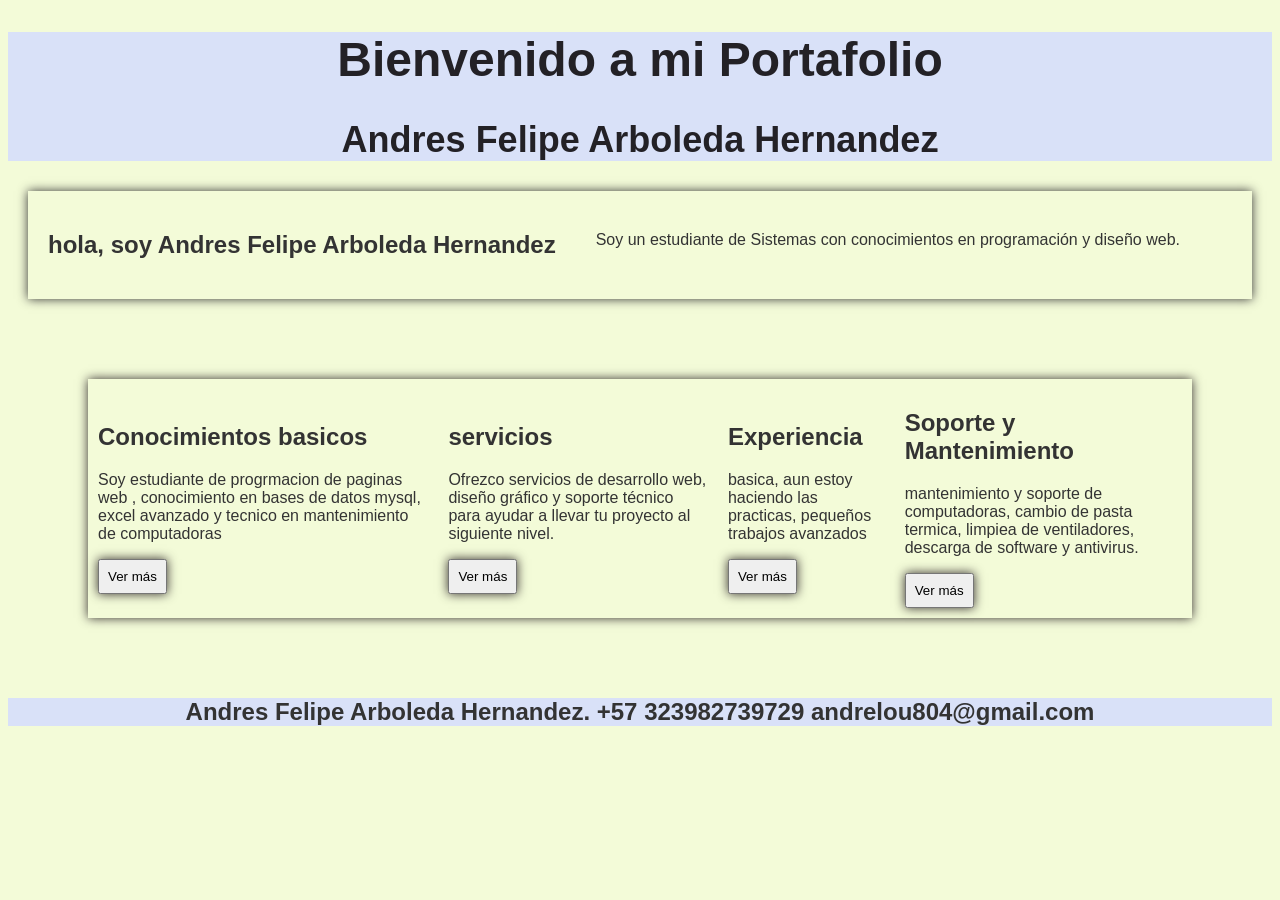
<file: portafolio_1/index.html>
<!DOCTYPE html>
<html lang="en">
<head>
    <meta charset="UTF-8">
    <meta name="viewport" content="width=device-width, initial-scale=1.0">
    <title>portafolio 1</title>
    <link rel="stylesheet" href="styles.css">

</head>
<body>

     <header>
        <h1 class="header-title">Bienvenido a mi Portafolio</h1>
        <h2>Andres Felipe Arboleda Hernandez</h2>
     </header>
   
    <section class="sobre-mi">
        <h1>hola, soy Andres Felipe Arboleda Hernandez</h1>
        <p class="parrafo-1">Soy un estudiante de Sistemas con conocimientos en programación y diseño web.</p>
    </section>
    
    <section class="card-container">
        <article class="card">
            <h2>Conocimientos basicos</h2>
            <p>Soy estudiante de progrmacion de paginas web , conocimiento en bases de datos mysql, excel avanzado y tecnico en mantenimiento de computadoras</p>
            <button>Ver más </button>
        </article>
        <article class="card" id="middle-card">
            <h2>servicios</h2>
            <p>Ofrezco servicios de desarrollo web, diseño gráfico y soporte técnico para ayudar a llevar tu proyecto al siguiente nivel.</p>
            <button>Ver más </button>
        </article>
        <article class="card">
            <h2>Experiencia</h2>
            <p>basica, aun estoy haciendo las practicas, pequeños trabajos avanzados</p>
            <button>Ver más </button>
        </article>
        <article class="card" id="middle-card">
            <h2>Soporte y Mantenimiento</h2>
            <p>mantenimiento y soporte de computadoras, cambio de pasta termica, limpiea de ventiladores, descarga de software y antivirus.</p>
            <button>Ver más </button>
        </article>


    </section>

    <footer>
        <p>Andres Felipe Arboleda Hernandez. +57 323982739729 andrelou804@gmail.com</p>
    </footer>




    
</body>
</html>
</file>
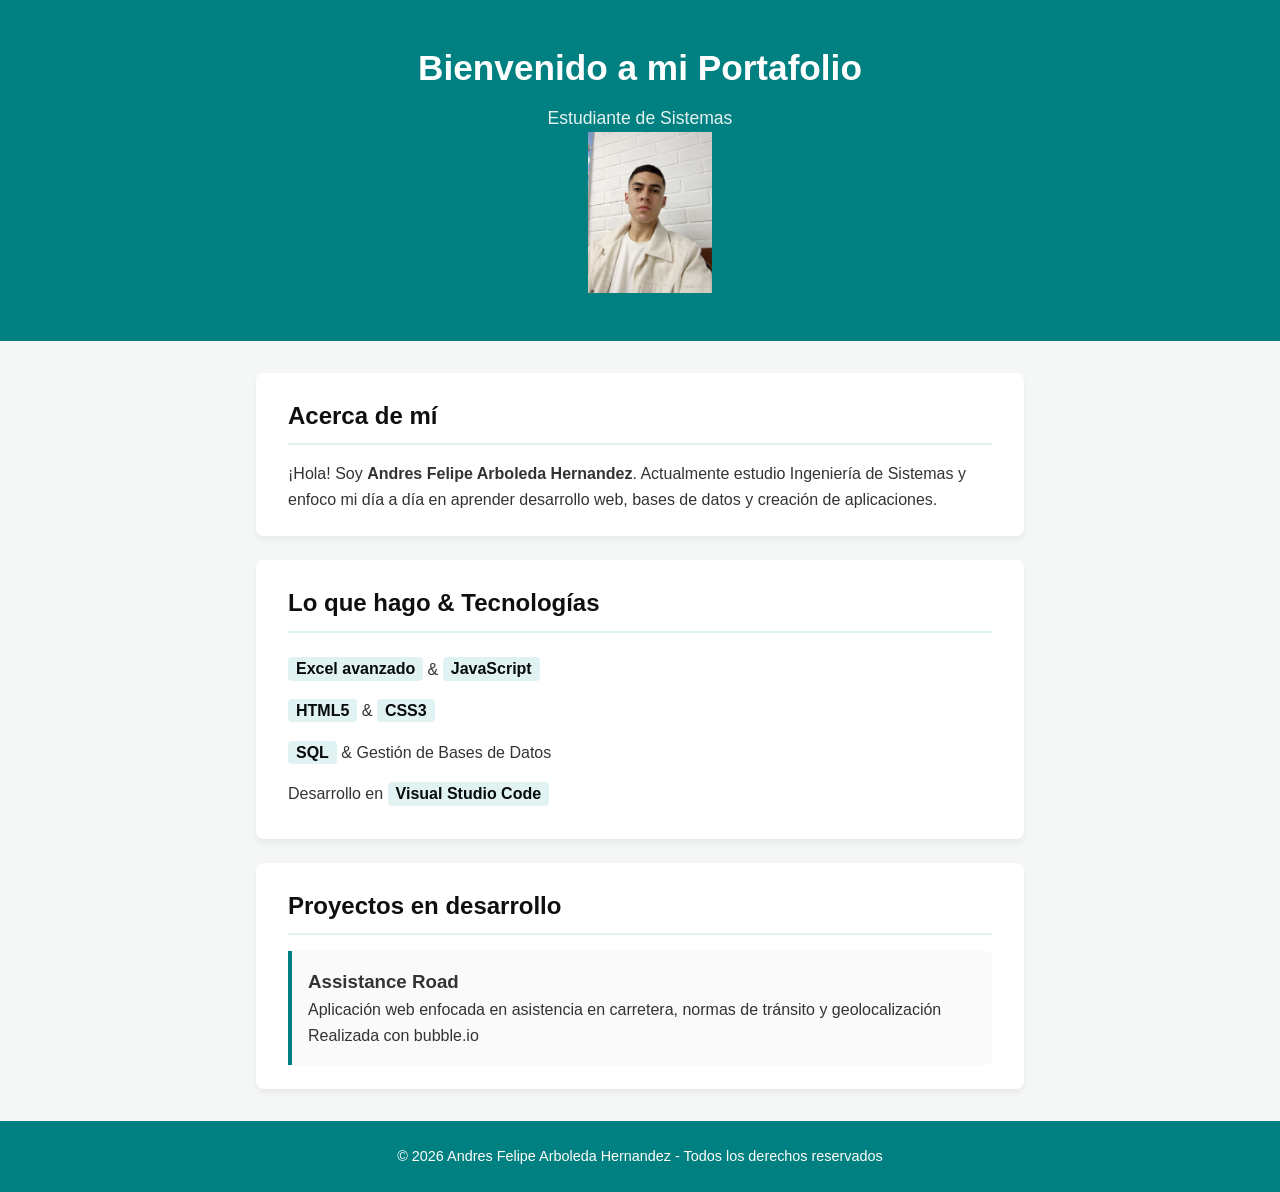
<file: portafolio_2/index.html>
<!DOCTYPE html>
<html lang="es">
<head>
    <meta charset="UTF-8">
    <meta name="viewport" content="width=device-width, initial-scale=1.0">
    <title>Portafolio | Andres Felipe Arboleda</title>
    <link rel="stylesheet" href="styles.css"> 
    </head>
<body>

    <header>
        <h1 class="header-title">Bienvenido a mi Portafolio</h1>
        <p class="subtitle">Estudiante de Sistemas</p>
        <img src="img/foto_unitecnica.jpg" alt="Foto de perfil" class="profile-image">

    </header>

    <main class="container">
        <section class="card">
            <h2>Acerca de mí</h2>
            <p>
                ¡Hola! Soy <strong>Andres Felipe Arboleda Hernandez</strong>. Actualmente estudio Ingeniería de Sistemas y enfoco mi día a día en aprender desarrollo web, bases de datos y creación de aplicaciones.
            </p>
        </section>

        <section class="card">
            <h2>Lo que hago & Tecnologías</h2>
            <ul class="skills-list">
                <li><span>Excel avanzado</span> & <span>JavaScript</span></li>
                <li><span>HTML5</span> & <span>CSS3</span></li>
                <li><span>SQL</span> & Gestión de Bases de Datos</li>
                <li>Desarrollo en <span>Visual Studio Code</span></li>
            </ul>
        </section>

        <section class="card">
            <h2>Proyectos en desarrollo</h2>
            <div class="project-card">
                <h3>Assistance Road</h3>
                <p>Aplicación web enfocada en asistencia en carretera, normas de tránsito y geolocalización Realizada con bubble.io</p>
            </div>
        </section>
    </main>


    <footer>
        <p>&copy; 2026 Andres Felipe Arboleda Hernandez - Todos los derechos reservados</p>
    </footer>

</body>
</html>
</file>
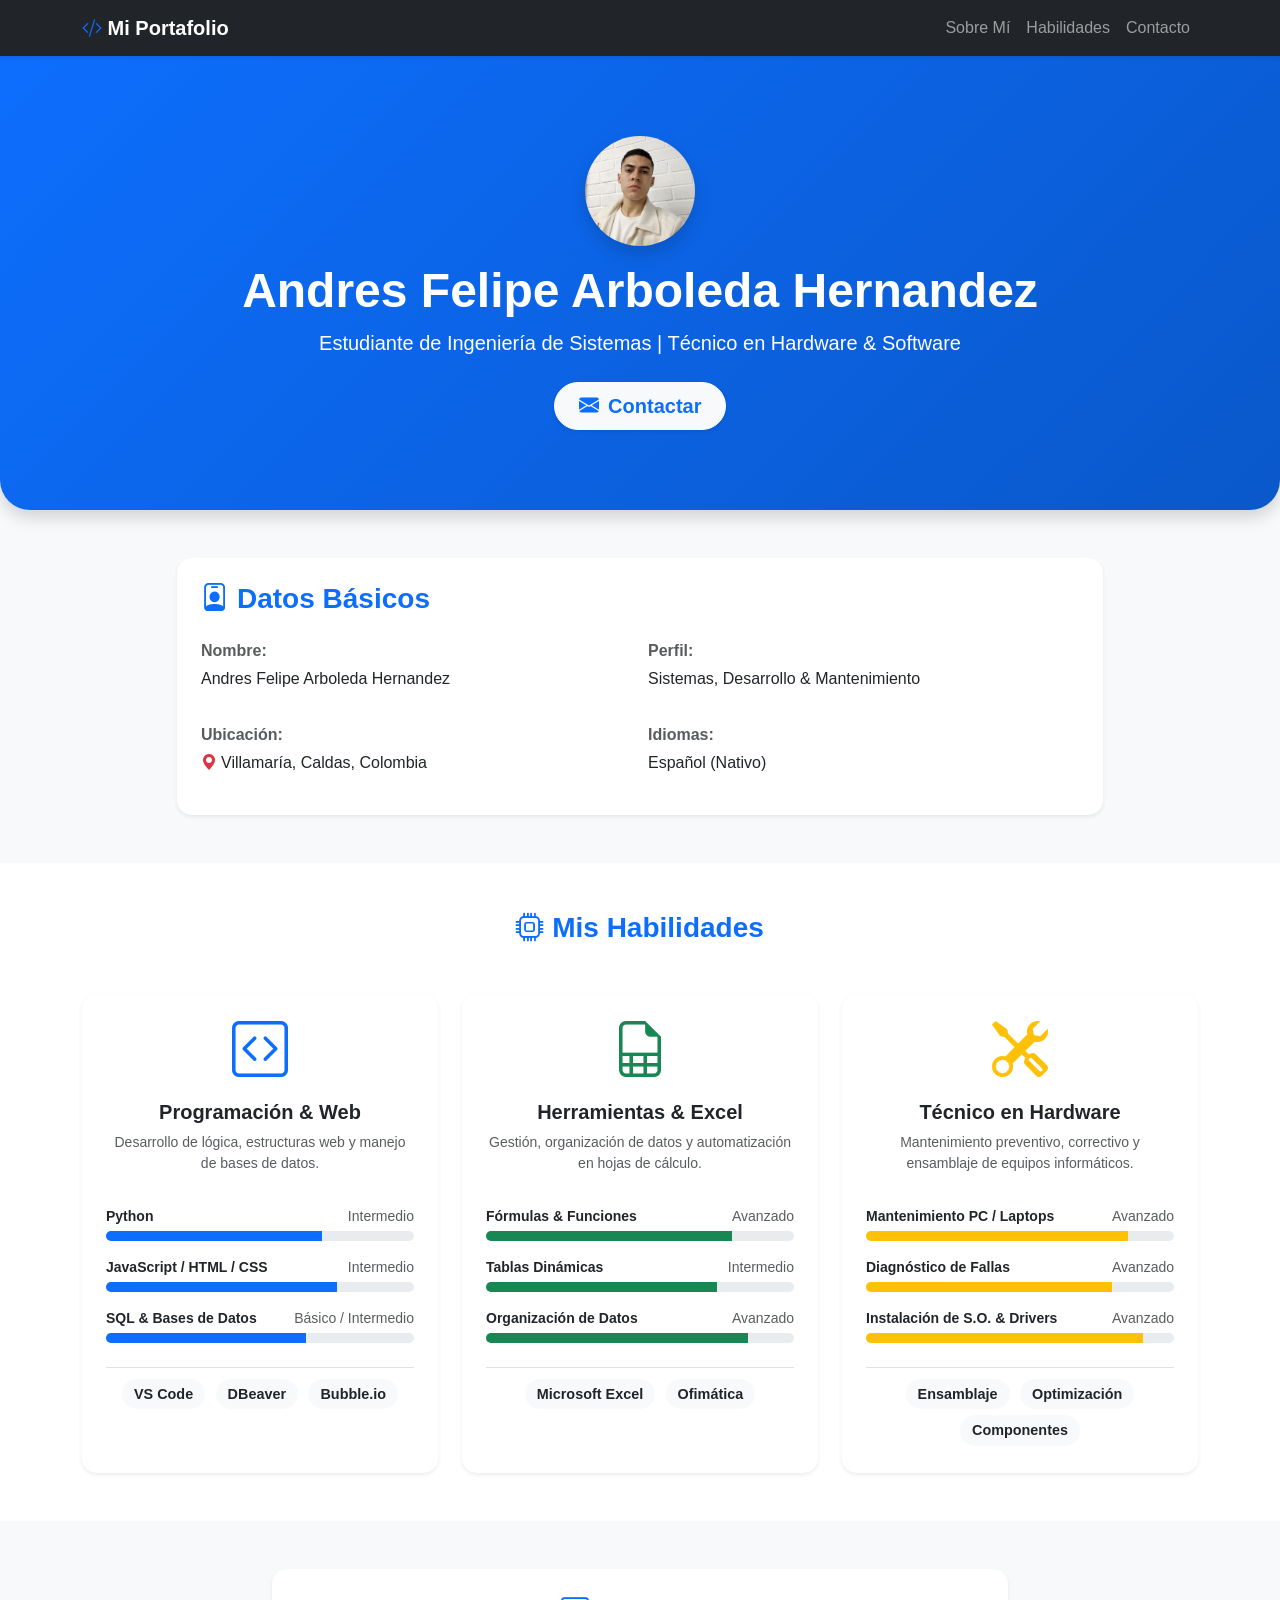
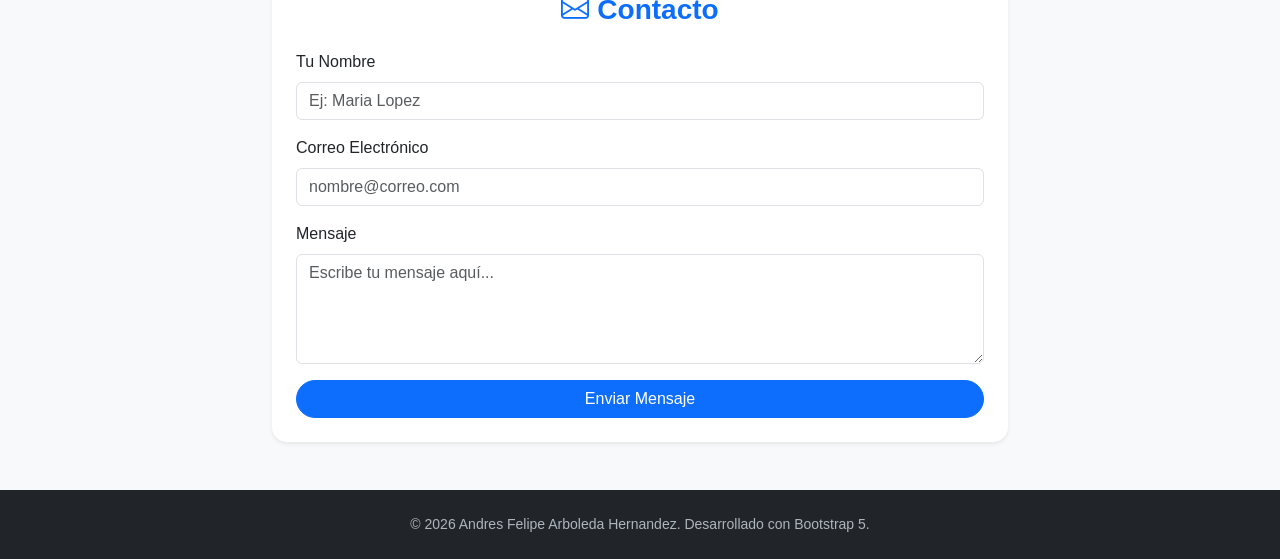
<file: portafolio_3/index.html>
<!DOCTYPE html>
<html lang="es">
<head>
  <meta charset="UTF-8" />
  <meta name="viewport" content="width=device-width, initial-scale=1.0"/>
  <title>Portafolio - Andres Felipe Arboleda Hernandez</title>
  
  <!-- CSS de Bootstrap 5 -->
  <link href="https://cdn.jsdelivr.net/npm/bootstrap@5.3.2/dist/css/bootstrap.min.css" rel="stylesheet">
  <!-- Iconos de Bootstrap -->
  <link rel="stylesheet" href="https://cdn.jsdelivr.net/npm/bootstrap-icons@1.11.1/font/bootstrap-icons.css">
  
  <style>
    body {
      background-color: #f8f9fa;
      font-family: 'Segoe UI', Tahoma, Geneva, Verdana, sans-serif;
    }
    
    .hero-section {
      background: linear-gradient(135deg, #0d6efd 0%, #0a58ca 100%);
      color: white;
      padding: 80px 0;
      border-bottom-left-radius: 30px;
      border-bottom-right-radius: 30px;
    }

    .card {
      border: none;
      border-radius: 15px;
      transition: transform 0.3s ease, box-shadow 0.3s ease;
    }

    .card:hover {
      transform: translateY(-5px);
      box-shadow: 0 10px 20px rgba(0,0,0,0.1) !important;
    }

    .badge-skill {
      font-size: 0.9rem;
      padding: 8px 12px;
      border-radius: 20px;
      margin: 3px;
    }

    .progress {
      height: 10px;
      border-radius: 10px;
    }

    footer {
      background-color: #212529;
      color: #adb5bd;
    }
  </style>
</head>
<body>

  <nav class="navbar navbar-expand-lg navbar-dark bg-dark sticky-top shadow-sm">
    <div class="container">
      <a class="navbar-brand fw-bold" href="#"><i class="bi bi-code-slash text-primary"></i> Mi Portafolio</a>
      <button class="navbar-toggler" type="button" data-bs-toggle="collapse" data-bs-target="#navbarNav">
        <span class="navbar-toggler-icon"></span>
      </button>
      <div class="collapse navbar-collapse" id="navbarNav">
        <ul class="navbar-nav ms-auto">
          <li class="nav-item"><a class="nav-link" href="#about">Sobre Mí</a></li>
          <li class="nav-item"><a class="nav-link" href="#skills">Habilidades</a></li>
          <li class="nav-item"><a class="nav-link" href="#contact">Contacto</a></li>
        </ul>
      </div>
    </div>
  </nav>

  
  <header class="hero-section text-center shadow">
    <div class="container">
      <div class="mb-3">
    
      <!-- CÓDIGO CORREGIDO -->
<img src="img/foto_unitecnica.jpg" alt="Foto de Andres Felipe Arboleda" class="rounded-circle shadow object-fit-cover" style="width: 110px; height: 110px;">
      </div>
      <h1 class="fw-bold display-5 mb-2">Andres Felipe Arboleda Hernandez</h1>
      <p class="lead mb-4">Estudiante de Ingeniería de Sistemas | Técnico en Hardware & Software</p>
      <a href="#contact" class="btn btn-light btn-lg rounded-pill px-4 shadow-sm fw-semibold text-primary">
        <i class="bi bi-envelope-fill me-1"></i> Contactar
      </a>
    </div>
  </header>

  <!-- Sección: Sobre Mí & Datos Básicos -->
  <section id="about" class="py-5">
    <div class="container">
      <div class="row justify-content-center">
        <div class="col-md-10">
          <div class="card shadow-sm p-4">
            <h2 class="h3 fw-bold text-primary mb-4"><i class="bi bi-person-badge me-2"></i>Datos Básicos</h2>
            <div class="row g-3">
              <div class="col-sm-6">
                <p class="mb-1 text-muted"><strong>Nombre:</strong></p>
                <p class="fs-6">Andres Felipe Arboleda Hernandez</p>
              </div>
              <div class="col-sm-6">
                <p class="mb-1 text-muted"><strong>Perfil:</strong></p>
                <p class="fs-6">Sistemas, Desarrollo & Mantenimiento</p>
              </div>
              <div class="col-sm-6">
                <p class="mb-1 text-muted"><strong>Ubicación:</strong></p>
                <p class="fs-6"><i class="bi bi-geo-alt-fill text-danger me-1"></i>Villamaría, Caldas, Colombia</p>
              </div>
              <div class="col-sm-6">
                <p class="mb-1 text-muted"><strong>Idiomas:</strong></p>
                <p class="fs-6">Español (Nativo)</p>
              </div>
            </div>
          </div>
        </div>
      </div>
    </div>
  </section>

  <!-- Sección: Habilidades -->
  <section id="skills" class="py-5 bg-white">
    <div class="container">
      <h2 class="h3 fw-bold text-center text-primary mb-5"><i class="bi bi-cpu me-2"></i>Mis Habilidades</h2>

      <div class="row g-4">

        <!-- Card 1: Programación -->
        <div class="col-md-4">
          <div class="card h-100 shadow-sm p-4 text-center">
            <div class="text-primary mb-3">
              <i class="bi bi-code-square display-4"></i>
            </div>
            <h3 class="h5 fw-bold">Programación & Web</h3>
            <p class="text-muted small">Desarrollo de lógica, estructuras web y manejo de bases de datos.</p>
            
            <div class="text-start mt-3">
              <div class="d-flex justify-content-between mb-1">
                <span class="small fw-semibold">Python</span>
                <span class="small text-muted">Intermedio</span>
              </div>
              <div class="progress mb-3">
                <div class="progress-bar bg-primary" style="width: 70%"></div>
              </div>

              <div class="d-flex justify-content-between mb-1">
                <span class="small fw-semibold">JavaScript / HTML / CSS</span>
                <span class="small text-muted">Intermedio</span>
              </div>
              <div class="progress mb-3">
                <div class="progress-bar bg-primary" style="width: 75%"></div>
              </div>

              <div class="d-flex justify-content-between mb-1">
                <span class="small fw-semibold">SQL & Bases de Datos</span>
                <span class="small text-muted">Básico / Intermedio</span>
              </div>
              <div class="progress">
                <div class="progress-bar bg-primary" style="width: 65%"></div>
              </div>
            </div>

            <div class="mt-4 pt-2 border-top">
              <span class="badge bg-light text-dark badge-skill">VS Code</span>
              <span class="badge bg-light text-dark badge-skill">DBeaver</span>
              <span class="badge bg-light text-dark badge-skill">Bubble.io</span>
            </div>
          </div>
        </div>

        <!-- Card 2: Excel -->
        <div class="col-md-4">
          <div class="card h-100 shadow-sm p-4 text-center">
            <div class="text-success mb-3">
              <i class="bi bi-file-earmark-spreadsheet display-4"></i>
            </div>
            <h3 class="h5 fw-bold">Herramientas & Excel</h3>
            <p class="text-muted small">Gestión, organización de datos y automatización en hojas de cálculo.</p>
            
            <div class="text-start mt-3">
              <div class="d-flex justify-content-between mb-1">
                <span class="small fw-semibold">Fórmulas & Funciones</span>
                <span class="small text-muted">Avanzado</span>
              </div>
              <div class="progress mb-3">
                <div class="progress-bar bg-success" style="width: 80%"></div>
              </div>

              <div class="d-flex justify-content-between mb-1">
                <span class="small fw-semibold">Tablas Dinámicas</span>
                <span class="small text-muted">Intermedio</span>
              </div>
              <div class="progress mb-3">
                <div class="progress-bar bg-success" style="width: 75%"></div>
              </div>

              <div class="d-flex justify-content-between mb-1">
                <span class="small fw-semibold">Organización de Datos</span>
                <span class="small text-muted">Avanzado</span>
              </div>
              <div class="progress">
                <div class="progress-bar bg-success" style="width: 85%"></div>
              </div>
            </div>

            <div class="mt-4 pt-2 border-top">
              <span class="badge bg-light text-dark badge-skill">Microsoft Excel</span>
              <span class="badge bg-light text-dark badge-skill">Ofimática</span>
            </div>
          </div>
        </div>

        <!-- Card 3: Hardware -->
        <div class="col-md-4">
          <div class="card h-100 shadow-sm p-4 text-center">
            <div class="text-warning mb-3">
              <i class="bi bi-tools display-4"></i>
            </div>
            <h3 class="h5 fw-bold">Técnico en Hardware</h3>
            <p class="text-muted small">Mantenimiento preventivo, correctivo y ensamblaje de equipos informáticos.</p>
            
            <div class="text-start mt-3">
              <div class="d-flex justify-content-between mb-1">
                <span class="small fw-semibold">Mantenimiento PC / Laptops</span>
                <span class="small text-muted">Avanzado</span>
              </div>
              <div class="progress mb-3">
                <div class="progress-bar bg-warning" style="width: 85%"></div>
              </div>

              <div class="d-flex justify-content-between mb-1">
                <span class="small fw-semibold">Diagnóstico de Fallas</span>
                <span class="small text-muted">Avanzado</span>
              </div>
              <div class="progress mb-3">
                <div class="progress-bar bg-warning" style="width: 80%"></div>
              </div>

              <div class="d-flex justify-content-between mb-1">
                <span class="small fw-semibold">Instalación de S.O. & Drivers</span>
                <span class="small text-muted">Avanzado</span>
              </div>
              <div class="progress">
                <div class="progress-bar bg-warning" style="width: 90%"></div>
              </div>
            </div>

            <div class="mt-4 pt-2 border-top">
              <span class="badge bg-light text-dark badge-skill">Ensamblaje</span>
              <span class="badge bg-light text-dark badge-skill">Optimización</span>
              <span class="badge bg-light text-dark badge-skill">Componentes</span>
            </div>
          </div>
        </div>

      </div>
    </div>
  </section>

  <!-- Sección: Contacto -->
  <section id="contact" class="py-5">
    <div class="container">
      <div class="row justify-content-center">
        <div class="col-md-8">
          <div class="card shadow-sm p-4">
            <h2 class="h3 fw-bold text-center text-primary mb-4"><i class="bi bi-envelope me-2"></i>Contacto</h2>
            
            <!-- Formulario interactivo (demostración) -->
            <form onsubmit="event.preventDefault(); alert('¡Gracias! Mensaje recibido.');">
              <div class="mb-3">
                <label for="name" class="form-label font-semibold">Tu Nombre</label>
                <input type="text" class="form-control" id="name" placeholder="Ej: Maria Lopez" required>
              </div>
              <div class="mb-3">
                <label for="email" class="form-label">Correo Electrónico</label>
                <input type="email" class="form-control" id="email" placeholder="nombre@correo.com" required>
              </div>
              <div class="mb-3">
                <label for="message" class="form-label">Mensaje</label>
                <textarea class="form-control" id="message" rows="4" placeholder="Escribe tu mensaje aquí..." required></textarea>
              </div>
              <button type="submit" class="btn btn-primary w-100 rounded-pill">Enviar Mensaje</button>
            </form>
          </div>
        </div>
      </div>
    </div>
  </section>

  <!-- Pie de página -->
  <footer class="text-center py-4">
    <div class="container">
      <p class="mb-0 small">&copy; 2026 Andres Felipe Arboleda Hernandez. Desarrollado con Bootstrap 5.</p>
    </div>
  </footer>

  <!-- JavaScript de Bootstrap 5 -->
  <script src="https://cdn.jsdelivr.net/npm/bootstrap@5.3.2/dist/js/bootstrap.bundle.min.js"></script>
</body>
</html>
</file>
<file: portafolio_1/styles.css>
header {
    background-color: rgb(217, 225, 248);
    flex-direction: row;
    margin: 0;
    padding: 0;
    box-sizing: border-box;
    font-size: 1.5rem;
    font-weight: bold;
    color: rgb(35, 33, 38);
    text-align: center;
}
 
.sobre-mi {
    display: flex;
    padding: 20px;
    margin: 20px;
    gap: 20px;
    box-shadow: #333 0px 0px 10px;
}

.parrafo-1 {
    navbar {
        background-color: rgb(217, 225, 248);
        flex-direction: row;
        margin: 0;
        padding: 0;
        box-sizing: border-box;
        font-size: 1.5rem;
        font-weight: bold;
        color: rgb(35, 33, 38);
        text-align: center;
    }
    margin: 20px;
    text-align: center;
}

body {
    font-family: 'Segoe UI', Arial, sans-serif;
    background-color: #f3fbd8;
    color: #333;
}

.card-container {
    display: flex;
    margin: 5rem;
    align-items: center;
    flex-direction: row;
    padding: 10px;
    gap: 20px;
    box-shadow: #332d2d 0px 0px 10px;

}

button {
    felx-direction: row;
    margin:auto;
    gap: 20px;
    box-shadow: #332d2d 0px 0px 10px;
    padding: 0.5rem;
}

footer {
    background-color: rgb(217, 225, 248);
    box-sizing: border-box;
    flex-direction: row;
    margin: 0;
    padding: 0;
    font-size: 1.5rem;
    font-weight: bold;
    text-align:center;

}
</file>
<file: portafolio_2/styles.css>
* {
    margin: 0;
    padding: 0;
    box-sizing: border-box;
    font-family: 'Segoe UI', Tahoma, Geneva, Verdana, sans-serif;
}

img {
    max-width: 10%;
    height: auto;
    align-items: center;
    margin-left: 20px;
    margin-right: center;
}

body {
    background-color: #f4f7f6;
    color: #333;
    line-height: 1.6;
}

header {
    background-color: #008080; /* Azul aguamarina oscuro / Teal */
    color: white;
    text-align: center;
    padding: 2.5rem 1rem;
}

.header-title {
    font-size: 2.2rem;
    margin-bottom: 0.5rem;
}

.subtitle {
    font-size: 1.1rem;
    opacity: 0.9;
}

.container {
    max-width: 800px;
    margin: 2rem auto;
    padding: 0 1rem;
}

.card {
    background: white;
    padding: 1.5rem 2rem;
    border-radius: 8px;
    margin-bottom: 1.5rem;
    box-shadow: 0 4px 6px rgba(17, 5, 5, 0.05);
}

.card h2 {
    color: #0e1010;
    border-bottom: 2px solid #e0f2f1;
    padding-bottom: 0.5rem;
    margin-bottom: 1rem;
}

.skills-list {
    list-style: none;
}

.skills-list li {
    padding: 0.5rem 0;
}

.skills-list span {
    background-color: #e0f2f1;
    color: #070a0a;
    padding: 0.2rem 0.5rem;
    border-radius: 4px;
    font-weight: bold;
}

.project-card {
    background-color: #fafafa;
    border-left: 4px solid #008080;
    padding: 1rem;
    margin-top: 0.5rem;
    border-radius: 0 6px 6px 0;
}

footer {
    background-color: #008080;
    text-align: center;
    padding: 1.5rem;
    color: #fffcfc;
    font-size: 0.9rem;
}
</file>
